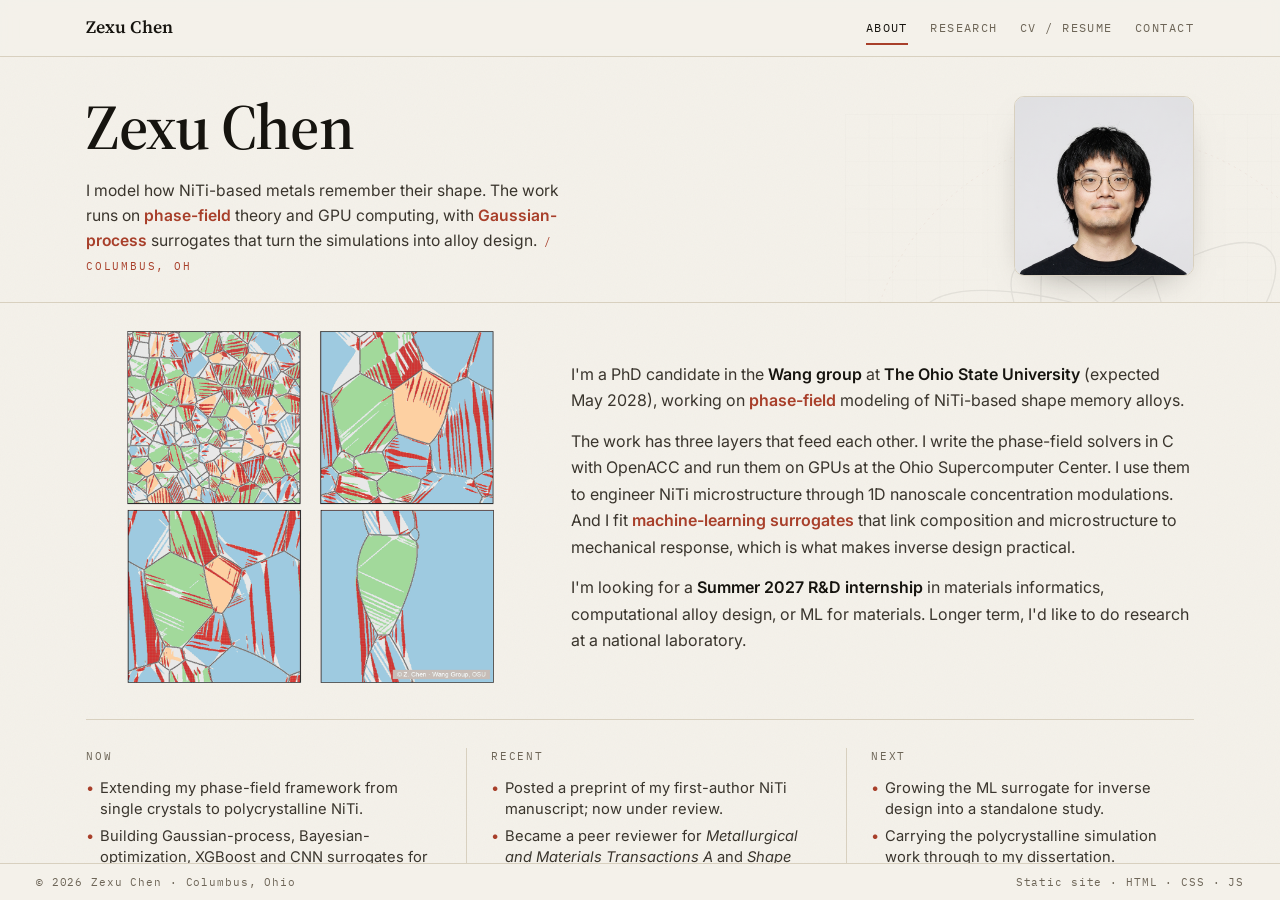
<file: index.html>
<!doctype html>
<html lang="en">
<head>
<meta charset="utf-8" />
<meta name="viewport" content="width=device-width, initial-scale=1" />
<title>Zexu Chen — Phase-Field, GPU & ML for Shape Memory Alloys</title>
<meta name="description" content="PhD candidate in Materials Science and Engineering at The Ohio State University (Wang Group). Phase-field modeling of NiTi shape memory alloys, GPU-accelerated HPC, and Gaussian-Process / Bayesian surrogates for inverse alloy design." />

<!-- Open Graph -->
<meta property="og:title" content="Zexu Chen — Computational Materials Science" />
<meta property="og:description" content="PhD candidate at OSU. NiTi phase-field, GPU/OpenACC, ML surrogates for alloy design." />
<meta property="og:type" content="website" />

<!-- Fonts are configured in config.js (SITE.fonts) and injected by main.js -->
<link rel="preconnect" href="https://fonts.googleapis.com">
<link rel="preconnect" href="https://fonts.gstatic.com" crossorigin>

<!-- Styles -->
<link rel="stylesheet" href="styles.css">

<!-- Config + behavior (config first; both deferred so they run after parse) -->
<script src="config.js" defer></script>
<script src="main.js" defer></script>
</head>
<body>

<!-- =========================================================== -->
<!-- NAV (tabs)                                                   -->
<!-- =========================================================== -->
<nav class="nav" aria-label="Primary">
  <div class="nav-inner">
    <a href="#about" class="brand">Zexu Chen</a>
    <button class="nav-toggle" aria-expanded="false" aria-controls="navlinks">Menu</button>
    <div class="nav-links" id="navlinks" role="tablist">
      <a role="tab" href="#about"    aria-controls="about"    aria-selected="false" tabindex="-1">About</a>
      <a role="tab" href="#research" aria-controls="research" aria-selected="false" tabindex="-1">Research</a>
      <a role="tab" href="#cv"       aria-controls="cv"       aria-selected="false" tabindex="-1">CV / Resume</a>
      <a role="tab" href="#contact"  aria-controls="contact"  aria-selected="false" tabindex="-1">Contact</a>
    </div>
  </div>
</nav>

<main class="main">

  <!-- =========================================================== -->
  <!-- ABOUT (hero + bio + now sidebar)                             -->
  <!-- =========================================================== -->
  <section id="about" class="panel" role="tabpanel">

    <div class="hero">
      <svg class="phase-art" viewBox="0 0 500 500" aria-hidden="true">
        <defs>
          <pattern id="grid" width="22" height="22" patternUnits="userSpaceOnUse">
            <path d="M 22 0 L 0 0 0 22" fill="none" stroke="#16140f" stroke-width="0.3"/>
          </pattern>
        </defs>
        <rect width="500" height="500" fill="url(#grid)"/>
        <g fill="none" stroke="#16140f" stroke-width="1.2">
          <ellipse cx="250" cy="250" rx="190" ry="60" transform="rotate(20 250 250)"/>
          <ellipse cx="250" cy="250" rx="190" ry="60" transform="rotate(-40 250 250)"/>
          <ellipse cx="250" cy="250" rx="190" ry="60" transform="rotate(80 250 250)"/>
          <ellipse cx="250" cy="250" rx="140" ry="42" transform="rotate(50 250 250)"/>
          <ellipse cx="250" cy="250" rx="90" ry="28" transform="rotate(-15 250 250)"/>
        </g>
        <circle cx="250" cy="250" r="230" fill="none" stroke="#a83f2a" stroke-width="0.8" stroke-dasharray="2 4"/>
      </svg>

      <div class="wrap hero-grid">
        <div class="hero-text">
          <h1>Zexu Chen</h1>
          <p class="hero-tag">
            I model how NiTi-based metals remember their shape. The work runs on
            <em>phase-field</em> theory and GPU computing, with <em>Gaussian-process</em>
            surrogates that turn the simulations into alloy design.
            <span class="accent">/ Columbus, OH</span>
          </p>
        </div>
        <div class="hero-photo">
          <img data-img="avatar" alt="Portrait of Zexu Chen" width="180" height="180" />
        </div>
      </div>
    </div>

    <div class="wrap">
      <div class="about-bio">
        <figure class="about-fig">
          <img data-img="aboutPoly" alt="Phase-field simulation of martensite microstructure in polycrystalline NiTi" width="1200" height="1153" />
        </figure>
        <div class="about-prose">
          <p>
            I'm a PhD candidate in the <strong>Wang group</strong> at <strong>The Ohio State University</strong>
            (expected May 2028), working on <em>phase-field</em> modeling of NiTi-based shape memory alloys.
          </p>
          <p>
            The work has three layers that feed each other. I write the phase-field solvers
            in C with OpenACC and run them on GPUs at the Ohio Supercomputer Center. I use
            them to engineer NiTi microstructure through 1D nanoscale concentration
            modulations. And I fit <em>machine-learning surrogates</em> that link composition
            and microstructure to mechanical response, which is what makes inverse design
            practical.
          </p>
          <p>
            I'm looking for a <strong>Summer 2027 R&amp;D internship</strong> in materials
            informatics, computational alloy design, or ML for materials. Longer term, I'd
            like to do research at a national laboratory.
          </p>
        </div>
      </div>
      <section class="now" aria-label="Current focus">
        <div class="now-col">
          <h3 class="now-label">Now</h3>
          <ul class="now-list">
            <li>Extending my phase-field framework from single crystals to polycrystalline NiTi.</li>
            <li>Building Gaussian-process, Bayesian-optimization, XGBoost and CNN surrogates for inverse alloy design.</li>
            <li>Modeling shear band control in layered metallic glass / crystalline composites with phase-field and STZ kinetic Monte Carlo, with Prof. Yue Fan (University of Michigan).</li>
            <li>Running large GPU simulation campaigns on OSC's Cardinal cluster.</li>
            <li>Seeking a Summer 2027 internship in materials informatics / ICME.</li>
          </ul>
        </div>
        <div class="now-col">
          <h3 class="now-label">Recent</h3>
          <ul class="now-list">
            <li>Posted a preprint of my first-author NiTi manuscript; now under review.</li>
            <li>Became a peer reviewer for <em>Metallurgical and Materials Transactions A</em> and <em>Shape Memory and Superelasticity</em>.</li>
            <li>Co-authored a paper on confinement effects on martensitic transformation in <em>Shape Memory and Superelasticity</em> (May 2026).</li>
            <li>Three talks accepted for TMS 2027.</li>
            <li>Presented at TMS 2026.</li>
            <li>Built lightweight MCP tooling to automate simulation-data extraction.</li>
          </ul>
        </div>
        <div class="now-col">
          <h3 class="now-label">Next</h3>
          <ul class="now-list">
            <li>Growing the ML surrogate for inverse design into a standalone study.</li>
            <li>Carrying the polycrystalline simulation work through to my dissertation.</li>
            <li>Graduating in May 2028.</li>
            <li>Moving toward a career in materials informatics / ICME.</li>
          </ul>
        </div>
      </section>
    </div>
  </section>

  <!-- =========================================================== -->
  <!-- RESEARCH (projects + publications)                           -->
  <!-- =========================================================== -->
  <section id="research" class="panel" role="tabpanel">
    <div class="wrap">

      <h3 class="subhead">Projects</h3>
      <div class="projects">

        <article class="project">
          <div class="project-thumb">
            <img data-img="projectModulation" alt="Phase-field simulation of a 1D concentration-modulated NiTi single crystal: composition profile, superelastic stress-strain curve, and martensite variant microstructures through loading and unloading" width="1200" height="1084" loading="lazy" />
          </div>
          <div class="project-num">01 / Lead — Preprint · Under review</div>
          <h3>Programming Mechanical Response of NiTi SMA via 1D Nanoscale Concentration Modulations</h3>
          <p>
            3D phase-field simulations of nanoscale composition waves, tuned so that NiTi
            gives the near-linear superelastic stress–strain response that biomedical
            devices and actuators need. I analyze habit-plane and twinning-plane formation in
            B19′ martensite using martensite crystallography and Khachaturyan
            microelasticity. A <em>Gaussian Process Regression</em> surrogate maps modulation
            parameters onto stress–strain behavior, which lets the design problem be run
            in reverse.
          </p>
          <div class="project-tags">
            <span class="tag">Phase-field</span>
            <span class="tag">C · OpenACC</span>
            <span class="tag">Micromechanics</span>
            <span class="tag">ML surrogate</span>
            <span class="tag">Inverse design</span>
          </div>
        </article>

        <article class="project">
          <div class="project-thumb">
            <img data-img="projectConfinement" alt="Phase-field results for soft and hard confinement effects on NiTi martensitic transformation" width="1278" height="728" loading="lazy" />
          </div>
          <div class="project-num">02 / Published 2026</div>
          <h3>Soft &amp; Hard Confinement Effects on Martensitic Transformation in NiTi</h3>
          <p>
            Phase-field study of how confinement by an amorphous matrix (soft) or a
            crystalline one (hard) changes the B2 → B19′ transformation in NiTi shape
            memory alloys. We show that amorphous–crystalline composite microstructures
            are one route to a linear superelastic response. Published in
            <em>Shape Memory and Superelasticity</em> (2026) with Sriram, Feng &amp; Wang.
          </p>
          <div class="project-tags">
            <span class="tag">Multi-phase field</span>
            <span class="tag">B2 → B19′</span>
            <span class="tag">Composite microstructure</span>
          </div>
        </article>

        <article class="project">
          <div class="project-thumb">
            <img data-img="projectNi4Ti3" alt="Phase-field simulation of precipitate microstructures in NiTi" width="6448" height="6708" loading="lazy" />
          </div>
          <div class="project-num">03</div>
          <h3>Taming Martensitic Transformation via Precipitate Engineering</h3>
          <p>
            Coupled diffusional and non-diffusional phase-field evolution with an explicit
            nucleation algorithm, used to follow precipitation in NiTi and the concentration
            field it leaves behind, and to ask what that field does to transformation behavior
            and mechanical stability.
            Written in C with OpenACC and run as large parametric SLURM campaigns on OSC.
          </p>
          <div class="project-tags">
            <span class="tag">Precipitation</span>
            <span class="tag">Phase-field</span>
            <span class="tag">GPU / OpenACC</span>
            <span class="tag">SLURM</span>
          </div>
        </article>

        <article class="project">
          <div class="project-thumb">
            <img data-img="projectSuperML" alt="Predicted versus actual electron-phonon coupling across feature sets" width="1926" height="980" loading="lazy" />
          </div>
          <div class="project-num">04</div>
          <h3>Predicting Superconducting λ and T<sub>c</sub> from Eliashberg Spectra</h3>
          <p>
            An XGBoost and Gaussian Process Regression pipeline that predicts λ and
            T<sub>c</sub> from α²F(ω) Eliashberg spectral functions, trained on
            a public dataset of DFT-validated superconductors. The spectral features are
            frequency-weighted to follow the Eliashberg integral rather than treating the
            spectrum as a generic vector, and the kernels are chosen to cope with its
            discontinuities. Benchmarks trade feature resolution off against generalization.
          </p>
          <div class="project-tags">
            <span class="tag">XGBoost · GPR</span>
            <span class="tag">Kernel design</span>
            <span class="tag">Eliashberg α²F</span>
            <span class="tag">Feature engineering</span>
          </div>
        </article>

        <article class="project">
          <div class="project-thumb">
            <img data-img="projectAgentMCP" alt="Workflow of an LLM agent connected through an MCP server for microstructure analysis" width="1598" height="1218" loading="lazy" />
          </div>
          <div class="project-num">05 / Concept — In Progress</div>
          <h3>Agentic AI &amp; MCP for Semantic Microstructure Analysis</h3>
          <p>
            A researcher-in-the-loop pipeline in which a multimodal LLM agent, reached
            through a <em>Model Context Protocol</em> (MCP) server, turns a stated goal into
            the operations that answer it: segmentation, feature extraction and filtering over
            simulation and microscopy data. The agent works out the rules and parameters
            itself, checks the result against what was asked for, revises when it misses, and
            hands back visual reports and segmentation maps.
          </p>
          <div class="project-tags">
            <span class="tag">MLLM agent</span>
            <span class="tag">MCP</span>
            <span class="tag">Microstructure analysis</span>
            <span class="tag">Segmentation</span>
            <span class="tag">Human-in-the-loop</span>
          </div>
        </article>

      </div>

      <h3 class="subhead with-gap">Publications</h3>
      <ol class="pub-list">

        <li>
          <div>
            <span class="pub-title">Programming Martensitic Transformation and Mechanical Response in NiTi Shape Memory Alloys through One-Dimensional Compositional Modulations</span>
            <div class="pub-authors"><b>Chen Z.</b>, Sriram H., Yu T., Feng L., Zhu J., Rajagopalan J. (ASU), Wang Y.</div>
            <div class="pub-venue">Under review at <em>Acta Materialia</em> · Preprint · 2026</div>
            <div class="pub-actions">
              <a href="https://doi.org/10.2139/ssrn.7302838" target="_blank" rel="noopener">Preprint DOI</a>
            </div>
          </div>
        </li>

        <li>
          <div>
            <span class="pub-title">Soft and Hard Confinement Effects on Martensitic Transformation in NiTi Shape Memory Alloys: Insights from Phase-Field Simulations</span>
            <div class="pub-authors">Sriram H., Feng L., <b>Chen Z.</b>, Wang Y.</div>
            <div class="pub-venue"><em>Shape Memory and Superelasticity</em> · 2026</div>
            <div class="pub-actions">
              <a href="https://doi.org/10.1007/s40830-026-00619-3" target="_blank" rel="noopener">DOI</a>
            </div>
          </div>
        </li>

        <li>
          <div>
            <span class="pub-title">Effect of Crystallite Size on the Low-Temperature Solid-Solid Phase Transformations in the WO₃ System</span>
            <div class="pub-authors">Abe O., Qiu Z., <b>Chen Z.</b>, Jinschek J.R., Gouma P.-I.</div>
            <div class="pub-venue"><em>Ceramics International</em> · 2021</div>
            <div class="pub-actions">
              <a href="https://doi.org/10.1016/j.ceramint.2021.08.254" target="_blank" rel="noopener">DOI</a>
            </div>
          </div>
        </li>

      </ol>
    </div>
  </section>

  <!-- =========================================================== -->
  <!-- CV (education + teaching + methods + download)               -->
  <!-- =========================================================== -->
  <section id="cv" class="panel" role="tabpanel">
    <div class="wrap">

      <div class="cv-grid">
        <div>
          <h3 class="subhead">Education</h3>
          <div class="timeline">
            <div class="tl-item">
              <div class="tl-date">2022—2028</div>
              <div class="tl-body">
                <h4>Ph.D., Materials Science &amp; Engineering</h4>
                <div class="where">The Ohio State University · Wang Group</div>
                <div class="detail">Advisor: Prof. Yunzhi Wang. Phase-field modeling of NiTi shape memory alloys, GPU/HPC, and ML surrogates for inverse alloy design.</div>
              </div>
            </div>
            <div class="tl-item">
              <div class="tl-date">2025</div>
              <div class="tl-body">
                <h4>M.S., Materials Science &amp; Engineering</h4>
                <div class="where">The Ohio State University · Earned en route to Ph.D.</div>
                <div class="detail">Coursework: Structure &amp; Defects in Materials · Diffusion &amp; Interface Kinetics · Thermodynamics of Materials.</div>
              </div>
            </div>
            <div class="tl-item">
              <div class="tl-date">2017—2022</div>
              <div class="tl-body">
                <h4>B.Sc., Materials Science &amp; Engineering</h4>
                <div class="where">Sichuan University / The Ohio State University</div>
                <div class="detail">Joint undergraduate program.</div>
              </div>
            </div>
          </div>
        </div>

        <div>
          <h3 class="subhead">Service</h3>
          <div class="timeline">
            <div class="tl-item">
              <div class="tl-date">2026—Present</div>
              <div class="tl-body">
                <h4>Journal Reviewer</h4>
                <div class="where"><em>Metallurgical and Materials Transactions A</em> · TMS / ASM International / Springer</div>
              </div>
            </div>
            <div class="tl-item">
              <div class="tl-date">2026—Present</div>
              <div class="tl-body">
                <h4>Journal Reviewer</h4>
                <div class="where"><em>Shape Memory and Superelasticity</em> · ASM International / Springer</div>
              </div>
            </div>
          </div>
        </div>

        <div>
          <h3 class="subhead">Teaching</h3>
          <div class="timeline">
            <div class="tl-item">
              <div class="tl-date">2023—2024</div>
              <div class="tl-body">
                <h4>Graduate Teaching Assistant</h4>
                <div class="where">The Ohio State University</div>
                <div class="detail">Introduction to Engineering Materials &amp; Modeling and Simulation Lab II. ~40 students per course; recitations, office hours, grading.</div>
              </div>
            </div>
          </div>
        </div>
      </div>

      <h3 class="subhead with-gap">Conferences</h3>
      <ul class="conf-list">
        <li class="conf-item">
          <span class="conf-date">Mar 2027</span>
          <span class="conf-venue">TMS 2027 (accepted)</span>
          <span class="conf-kind">Oral</span>
          <span class="conf-title">Dilute Compositional Modulation as a Design Lever for Martensitic Transformation in NiTi Shape Memory Alloys.</span>
        </li>
        <li class="conf-item">
          <span class="conf-date">Mar 2027</span>
          <span class="conf-venue">TMS 2027 (accepted)</span>
          <span class="conf-kind">Oral</span>
          <span class="conf-title">Coupling Grain Structure and Compositional Gradients to Control Variant Selection in Polycrystalline NiTi.</span>
        </li>
        <li class="conf-item">
          <span class="conf-date">Mar 2027</span>
          <span class="conf-venue">TMS 2027 (accepted)</span>
          <span class="conf-kind">Oral</span>
          <span class="conf-title">AI-Enabled Inverse Design of Superelastic Materials through Phase-Field Simulations and Machine Learning.</span>
        </li>
        <li class="conf-item">
          <span class="conf-date">Mar 2026</span>
          <span class="conf-venue">TMS Annual Meeting</span>
          <span class="conf-kind">Poster</span>
          <span class="conf-title">Tailoring Superelastic Behavior in NiTi SMAs via 1D Compositional Modulation: A Calibrated Phase-Field Framework.</span>
        </li>
        <li class="conf-item">
          <span class="conf-date">Oct 2025</span>
          <span class="conf-venue">MS&amp;T 2025</span>
          <span class="conf-kind">Oral</span>
          <span class="conf-title">Tailoring Mechanical Properties of NiTi Shape Memory Alloys Through Key Parameters in One-Dimensional Compositional Modulation.</span>
        </li>
        <li class="conf-item">
          <span class="conf-date">Mar 2025</span>
          <span class="conf-venue">TMS Annual Meeting</span>
          <span class="conf-kind">Poster</span>
          <span class="conf-title">Regulating Stress–Strain Behavior of NiTi Shape Memory Alloys via 1D Nanoscale Concentration Modulations.</span>
        </li>
        <li class="conf-item">
          <span class="conf-date">Oct 2023</span>
          <span class="conf-venue">MS&amp;T 2023</span>
          <span class="conf-kind">Oral</span>
          <span class="conf-title">Fine-tuning Superelastic Behavior of NiTi SMAs via Nanoscale Concentration Modulation Created by Ni<sub>4</sub>Ti<sub>3</sub> Nanoprecipitate Dissolution.</span>
        </li>
      </ul>

      <h3 class="subhead with-gap">Methods</h3>
      <div class="skill-grid">
        <div class="skill-col">
          <h4>Simulation</h4>
          <ul>
            <li>Phase-field (Allen–Cahn, Cahn–Hilliard, multiphase-field)</li>
            <li>Khachaturyan microelasticity</li>
            <li>CALPHAD thermodynamics (Thermo-Calc)</li>
            <li>Molecular Dynamics · LAMMPS</li>
            <li>STZ kinetic Monte Carlo · COMSOL</li>
          </ul>
        </div>
        <div class="skill-col">
          <h4>HPC &amp; Code</h4>
          <ul>
            <li>C · Python · MATLAB · Fortran · Bash</li>
            <li>GPU acceleration (CUDA · OpenACC)</li>
            <li>SLURM · Linux · Git</li>
            <li>Ohio Supercomputer Center</li>
          </ul>
        </div>
        <div class="skill-col">
          <h4>Machine Learning</h4>
          <ul>
            <li>Gaussian Process Regression</li>
            <li>Bayesian optimization</li>
            <li>LASSO &amp; sparse regression</li>
            <li>XGBoost · CNNs</li>
            <li>Generative models (cVAE · VAE-GAN)</li>
            <li>PyTorch · scikit-learn · PINNs</li>
          </ul>
        </div>
        <div class="skill-col">
          <h4>Materials &amp; Data</h4>
          <ul>
            <li>NiTi shape memory alloys</li>
            <li>Martensitic transformation · ICME</li>
            <li>Materials informatics</li>
            <li>ParaView · OVITO · PyVista</li>
            <li>JupyterLab · MATLAB plotting</li>
          </ul>
        </div>
      </div>

      <div class="cv-downloads">
        <a class="cv-download" data-link="cv" download>Download CV (PDF)</a>
        <a class="cv-download" data-link="resume" download>Download Resume (PDF)</a>
      </div>
    </div>
  </section>

  <!-- =========================================================== -->
  <!-- CONTACT                                                      -->
  <!-- =========================================================== -->
  <section id="contact" class="panel" role="tabpanel">
    <div class="wrap contact-grid">
      <div>
        <h2 class="contact-lead">Get in touch.</h2>
        <p class="contact-note">
          Open to Summer 2027 R&amp;D internships and research collaborations in
          materials informatics, computational alloy design, and ML for materials.
        </p>
        <a class="email-link" data-link="email"></a>
        <a class="email-link" data-link="email2"></a>
      </div>
      <nav class="social" aria-label="Elsewhere">
        <a data-link="orcid"    target="_blank" rel="noopener">ORCID</a>
        <a data-link="scopus"   target="_blank" rel="noopener">Scopus</a>
        <a data-link="scholar"  target="_blank" rel="noopener">Google Scholar</a>
        <a data-link="linkedin" target="_blank" rel="noopener">LinkedIn</a>
        <a data-link="github"   target="_blank" rel="noopener">GitHub</a>
      </nav>
    </div>
  </section>

</main>

<footer class="foot">
  <span>© <span id="yr"></span> Zexu Chen · Columbus, Ohio</span>
  <span>Static site · HTML · CSS · JS</span>
</footer>

</body>
</html>
</file>
<file: styles.css>
/* ===========================================================================
   Zexu Chen — personal site styles
   ---------------------------------------------------------------------------
   Quick-edit guide:
   - Colors / spacing tokens ...... :root below
   - Fonts (which families load) ... config.js  (SITE.fonts) — applied by main.js
   - Images / links / CV ........... config.js  (SITE.images / SITE.links)
   The font stacks in :root are no-JS fallbacks (system fonts only); config.js
   overrides them with the web fonts once main.js runs.

   Layout: tab-style SPA. body is a flex column of fixed height; .main holds
   the panels and is the only scrolling region; only the active panel is shown.
   =========================================================================== */

:root {
  --paper:      #f4f1ea;
  --paper-2:    #ebe6dc;
  --ink:        #16140f;
  --ink-soft:   #3a352d;
  --muted:      #6d6557;
  --rule:       #d8d0bf;
  --accent:     #a83f2a;
  --accent-dim: #c66848;
  --steel:      #2a3f4a;

  /* Fallback font stacks — real fonts configured in config.js (SITE.fonts) */
  --serif: "Iowan Old Style", Georgia, "Times New Roman", serif;
  --sans:  -apple-system, BlinkMacSystemFont, "Helvetica Neue", Arial, sans-serif;
  --mono:  "SF Mono", Menlo, ui-monospace, monospace;

  --max:    1180px;
  --gutter: clamp(1rem, 3vw, 2.25rem);
  --nav-h:  56px;
}

* { box-sizing: border-box; }
html, body { height: 100%; }

body {
  margin: 0;
  background: var(--paper);
  color: var(--ink);
  font-family: var(--sans);
  font-size: 15px;
  line-height: 1.55;
  font-weight: 400;
  -webkit-font-smoothing: antialiased;
  text-rendering: optimizeLegibility;
  display: flex;
  flex-direction: column;
  overflow: hidden;            /* scrolling happens inside .main only */
}

/* Subtle paper grain via SVG noise */
body::before {
  content: "";
  position: fixed;
  inset: 0;
  pointer-events: none;
  z-index: 1;
  opacity: 0.035;
  background-image: url("data:image/svg+xml;utf8,<svg xmlns='http://www.w3.org/2000/svg' width='220' height='220'><filter id='n'><feTurbulence type='fractalNoise' baseFrequency='0.9' numOctaves='2' stitchTiles='stitch'/></filter><rect width='100%25' height='100%25' filter='url(%23n)'/></svg>");
  mix-blend-mode: multiply;
}

a {
  color: var(--ink);
  text-decoration: none;
  border-bottom: 1px solid var(--rule);
  transition: border-color .2s, color .2s;
}
a:hover { color: var(--accent); border-bottom-color: var(--accent); }

/* ---------- Top nav (tabs live here) ---------- */
.nav {
  flex: none;
  background: color-mix(in srgb, var(--paper) 92%, transparent);
  backdrop-filter: saturate(1.2) blur(8px);
  -webkit-backdrop-filter: saturate(1.2) blur(8px);
  border-bottom: 1px solid var(--rule);
  z-index: 50;
}
.nav-inner {
  max-width: var(--max);
  margin: 0 auto;
  padding: 0 var(--gutter);
  height: var(--nav-h);
  display: flex;
  align-items: center;
  justify-content: space-between;
  gap: 1.5rem;
}
.brand {
  font-family: var(--serif);
  font-size: 1.1rem;
  font-weight: 600;
  letter-spacing: 0.005em;
  border: none;
}
.brand .dot { color: var(--accent); }

.nav-links {
  display: flex;
  gap: 1.4rem;
  font-family: var(--mono);
  font-size: 0.74rem;
  text-transform: uppercase;
  letter-spacing: 0.12em;
}
.nav-links a {
  border: none;
  color: var(--muted);
  position: relative;
  padding: 0.35rem 0;
}
.nav-links a:hover { color: var(--ink); }
.nav-links a.active { color: var(--ink); }
.nav-links a.active::after {
  content: "";
  position: absolute;
  left: 0; right: 0; bottom: -2px;
  height: 2px;
  background: var(--accent);
}

.nav-toggle {
  display: none;
  background: none;
  border: none;
  font-family: var(--mono);
  font-size: 0.74rem;
  letter-spacing: 0.12em;
  text-transform: uppercase;
  cursor: pointer;
  color: var(--ink);
}
@media (max-width: 760px) {
  .nav-links {
    display: none;
    position: absolute;
    top: var(--nav-h);
    left: 0; right: 0;
    flex-direction: column;
    gap: 0;
    background: var(--paper);
    border-bottom: 1px solid var(--rule);
    padding: 0.5rem var(--gutter);
  }
  .nav-links.open { display: flex; }
  .nav-links a { padding: 0.6rem 0; border-bottom: 1px solid var(--rule); }
  .nav-links a:last-child { border-bottom: none; }
  .nav-links a.active::after { display: none; }
  .nav-toggle { display: block; }
}

/* ---------- Main (scroll region) + panels ---------- */
.main {
  flex: 1;
  overflow-y: auto;
  overflow-x: hidden;
  min-height: 0;
  position: relative;
  z-index: 2;
}
.wrap {
  max-width: var(--max);
  margin: 0 auto;
  padding: 0 var(--gutter);
}
.panel {
  padding: clamp(1.25rem, 3vw, 2.25rem) 0;
  animation: panel-in .35s cubic-bezier(.2,.7,.2,1);
}
.panel[hidden] { display: none; }
@keyframes panel-in {
  from { opacity: 0; transform: translateY(8px); }
  to   { opacity: 1; transform: translateY(0); }
}

/* ---------- Hero (sits at top of the About panel) ---------- */
.hero {
  position: relative;
  overflow: hidden;
  padding-bottom: clamp(1rem, 2vw, 1.5rem);
  margin-bottom: clamp(1.25rem, 2.5vw, 1.75rem);
  border-bottom: 1px solid var(--rule);
}
.hero-grid {
  position: relative;
  z-index: 1;
  display: grid;
  grid-template-columns: 1fr;
  gap: clamp(1.5rem, 4vw, 2.5rem);
  align-items: center;
}
@media (min-width: 760px) {
  .hero-grid { grid-template-columns: 1.55fr 0.65fr; }
}
.hero h1 {
  font-family: var(--serif);
  font-weight: 600;
  font-size: clamp(2.2rem, 6vw, 4rem);
  line-height: 1.05;
  letter-spacing: -0.02em;
  margin: 0 0 1.1rem;
  white-space: nowrap;
}
.hero h1 .period { color: var(--accent); }

.hero-meta {
  font-family: var(--mono);
  font-size: 0.75rem;
  text-transform: uppercase;
  letter-spacing: 0.16em;
  color: var(--muted);
  margin-bottom: 1rem;
}
.hero-tag {
  font-family: var(--sans);
  font-size: clamp(0.98rem, 1.1vw, 1.05rem);
  color: var(--ink-soft);
  line-height: 1.6;
  max-width: 50ch;
  margin: 0;
}
.hero-tag em { color: var(--accent); font-style: normal; font-weight: 600; }
.hero-tag .accent {
  color: var(--accent); font-family: var(--mono); font-size: 0.72em;
  letter-spacing: 0.16em; text-transform: uppercase;
  padding: 0 0.3em; vertical-align: 0.08em;
}

.hero-photo { display: flex; justify-content: flex-start; }
@media (min-width: 760px) { .hero-photo { justify-content: flex-end; } }
.hero-photo img {
  width: 100%;
  max-width: 180px;
  aspect-ratio: 1 / 1;
  object-fit: cover;
  border-radius: 10px;
  border: 1px solid var(--rule);
  box-shadow: 0 14px 36px -22px rgba(22,20,15,0.55);
}

/* Decorative phase-field SVG behind hero */
.phase-art {
  position: absolute;
  right: -8%;
  top: 10%;
  width: 42%;
  max-width: 540px;
  opacity: 0.07;
  z-index: 0;
  pointer-events: none;
}
@media (max-width: 760px) {
  .phase-art { right: -25%; top: 5%; width: 110%; opacity: 0.05; }
}

/* ---------- About ---------- */
.about-bio {
  display: grid;
  grid-template-columns: 1fr;
  gap: clamp(1.25rem, 3vw, 2.25rem);
}
@media (min-width: 760px) {
  .about-bio {
    grid-template-columns: minmax(0, 0.72fr) minmax(0, 1fr);
    align-items: center;
  }
  /* Cap the figure so it tracks the height of the prose beside it */
  .about-fig img { max-height: 22rem; object-fit: contain; }
}
.about-fig { margin: 0; }
.about-fig img {
  display: block;
  width: 100%;
  height: auto;
}
.about-bio p {
  font-family: var(--sans);
  font-size: 1rem;
  line-height: 1.65;
  color: var(--ink-soft);
  margin: 0 0 0.9rem;
}
.about-bio p:last-child { margin-bottom: 0; }
.about-bio p em { font-style: normal; color: var(--accent); font-weight: 600; }
.about-bio strong { font-weight: 600; color: var(--ink); }

.now {
  margin-top: clamp(1.5rem, 3vw, 2.25rem);
  padding-top: clamp(1.25rem, 2.5vw, 1.75rem);
  border-top: 1px solid var(--rule);
  display: grid;
  grid-template-columns: 1fr;
  gap: clamp(1.25rem, 3vw, 2rem);
}
@media (min-width: 760px) {
  .now { grid-template-columns: repeat(3, 1fr); }
  .now-col + .now-col {
    border-left: 1px solid var(--rule);
    padding-left: clamp(1rem, 2vw, 1.5rem);
  }
}
.now-label {
  font-family: var(--mono);
  font-size: 0.7rem;
  letter-spacing: 0.16em;
  text-transform: uppercase;
  color: var(--muted);
  font-weight: 400;
  margin: 0 0 0.75rem;
}
.now-list {
  color: var(--ink-soft);
  font-size: 0.92rem;
  list-style: none;
  margin: 0;
  padding: 0;
}
.now-list li {
  position: relative;
  padding-left: 0.9rem;
  margin-bottom: 0.35rem;
  line-height: 1.45;
}
.now-list li:last-child { margin-bottom: 0; }
.now-list li::before {
  content: "\2022";
  position: absolute;
  left: 0;
  color: var(--accent);
}

/* ---------- Work / Projects ---------- */
/* Masonry: fixed-width columns, cards keep their natural height. CSS multicol
   rather than grid, so cards pack against each other instead of aligning to
   shared rows. Note this fills column-major — the browser balances the two
   column heights, so 01-05 read down the left column, then the right. */
.projects {
  columns: 1;
  column-gap: clamp(1rem, 2vw, 1.5rem);
}
@media (min-width: 760px) {
  .projects { columns: 2; }
}
.project {
  position: relative;
  padding: 1.25rem;
  background: var(--paper-2);
  border: 1px solid var(--rule);
  display: flex;
  flex-direction: column;
  gap: 0.7rem;
  break-inside: avoid;
  -webkit-column-break-inside: avoid;   /* older Safari */
  margin-bottom: clamp(1rem, 2vw, 1.5rem);
  transition: transform .3s cubic-bezier(.2,.7,.2,1), border-color .2s, box-shadow .2s;
}
.project:hover {
  transform: translateY(-3px);
  border-color: var(--accent);
  box-shadow: 0 14px 30px -22px rgba(168,63,42,0.45);
}
.project-num {
  font-family: var(--mono);
  font-size: 0.68rem;
  letter-spacing: 0.18em;
  color: var(--accent);
}
.project h3 {
  font-family: var(--serif);
  font-weight: 600;
  font-size: 1.1rem;
  line-height: 1.25;
  margin: 0;
  letter-spacing: -0.005em;
}
.project p {
  font-size: 0.88rem;
  color: var(--ink-soft);
  margin: 0;
  flex: 1;
  line-height: 1.55;
}

/* Project thumbnail — bleeds to card edges, natural aspect ratio.
   No height cap: the figure gets the full card width, and the card grows to
   fit it. This is what makes the near-square figures legible. */
.project-thumb {
  margin: -1.25rem -1.25rem 0;
  background: var(--paper);
  border-bottom: 1px solid var(--rule);
  overflow: hidden;
}
.project-thumb img {
  width: 100%;
  height: auto;
  display: block;
}

.project-tags {
  display: flex;
  flex-wrap: wrap;
  gap: 0.35rem;
  margin-top: 0.25rem;
}
.tag {
  font-family: var(--mono);
  font-size: 0.66rem;
  letter-spacing: 0.08em;
  text-transform: uppercase;
  padding: 0.2rem 0.45rem;
  background: var(--paper);
  border: 1px solid var(--rule);
  color: var(--muted);
}

/* Featured project — spans full width */
.project.featured {
  grid-column: 1 / -1;
  display: grid;
  grid-template-columns: 1fr;
  gap: 1.25rem;
  background: var(--ink);
  color: var(--paper);
  border-color: var(--ink);
  padding: 1.5rem;
}
@media (min-width: 760px) {
  .project.featured { grid-template-columns: 1.3fr 1fr; }
}
.project.featured .project-num { color: var(--accent-dim); }
.project.featured h3 { color: var(--paper); font-size: 1.2rem; }
.project.featured p { color: color-mix(in srgb, var(--paper) 80%, transparent); }
.project.featured .tag {
  background: transparent;
  border-color: color-mix(in srgb, var(--paper) 25%, transparent);
  color: color-mix(in srgb, var(--paper) 75%, transparent);
}
.project.featured:hover { border-color: var(--accent); }

.featured-vis {
  display: flex;
  align-items: center;
  justify-content: center;
  min-height: 160px;
}
.featured-vis img {
  width: 100%;
  height: auto;
  max-height: 240px;
  object-fit: contain;
  border-radius: 6px;
  background: color-mix(in srgb, var(--paper) 96%, transparent);
  border: 1px solid color-mix(in srgb, var(--paper) 18%, transparent);
}

/* ---------- Publications ---------- */
.pub-list {
  list-style: none;
  padding: 0;
  margin: 0;
  counter-reset: pub;
}
.pub-list li {
  counter-increment: pub;
  display: grid;
  grid-template-columns: 2.5rem 1fr;
  gap: 0.9rem;
  padding: 1rem 0;
  border-bottom: 1px solid var(--rule);
}
.pub-list li::before {
  content: counter(pub, decimal-leading-zero);
  font-family: var(--mono);
  font-size: 0.74rem;
  color: var(--accent);
  letter-spacing: 0.1em;
  padding-top: 0.2rem;
}
.pub-list li:last-child { border-bottom: none; }
.pub-title {
  font-family: var(--serif);
  font-weight: 600;
  font-size: 1rem;
  line-height: 1.4;
  color: var(--ink);
  display: block;
  margin-bottom: 0.3rem;
}
.pub-authors {
  font-size: 0.88rem;
  color: var(--ink-soft);
  margin-bottom: 0.2rem;
}
.pub-authors b { color: var(--accent); font-weight: 500; }
.pub-venue {
  font-family: var(--mono);
  font-size: 0.74rem;
  color: var(--muted);
  letter-spacing: 0.04em;
}
.pub-venue em { color: var(--ink-soft); font-style: italic; }
.pub-actions { margin-top: 0.4rem; display: flex; gap: 1rem; }
.pub-actions a {
  font-family: var(--mono);
  font-size: 0.7rem;
  letter-spacing: 0.12em;
  text-transform: uppercase;
  color: var(--accent);
  border-bottom-color: var(--accent-dim);
}

/* ---------- CV / two-column ---------- */
.cv-grid {
  display: grid;
  grid-template-columns: 1fr;
  gap: clamp(1.5rem, 3vw, 2.5rem);
}
@media (min-width: 760px) { .cv-grid { grid-template-columns: 1.15fr 1fr 1fr; } }

/* Conferences — compact one-line-per-entry list, grows without skewing layout */
.conf-list { list-style: none; margin: 0; padding: 0; }
.conf-item {
  display: grid;
  grid-template-columns: 1fr;
  gap: 0.2rem;
  padding: 0.7rem 0;
  border-bottom: 1px dotted var(--rule);
}
.conf-item:last-child { border-bottom: none; }
@media (min-width: 760px) {
  .conf-item {
    grid-template-columns: 6.5rem 11rem 4.5rem 1fr;
    gap: 1rem;
    align-items: baseline;
  }
}
.conf-date {
  font-family: var(--mono);
  font-size: 0.7rem;
  letter-spacing: 0.14em;
  text-transform: uppercase;
  color: var(--muted);
}
.conf-venue { font-weight: 600; color: var(--ink); font-size: 0.92rem; }
.conf-kind {
  font-family: var(--mono);
  font-size: 0.68rem;
  letter-spacing: 0.1em;
  text-transform: uppercase;
  color: var(--accent);
}
.conf-title { color: var(--ink-soft); font-size: 0.9rem; line-height: 1.45; }

.timeline { display: flex; flex-direction: column; gap: 1rem; }
.tl-item {
  display: grid;
  grid-template-columns: 4.5rem 1fr;
  gap: 1rem;
}
.tl-date {
  font-family: var(--mono);
  font-size: 0.74rem;
  color: var(--muted);
  padding-top: 0.15rem;
  letter-spacing: 0.04em;
}
.tl-body h4 {
  font-family: var(--serif);
  font-size: 1rem;
  font-weight: 600;
  margin: 0 0 0.15rem;
  letter-spacing: -0.005em;
}
.tl-body .where {
  font-size: 0.88rem;
  color: var(--ink-soft);
  margin-bottom: 0.25rem;
}
.tl-body .detail {
  font-size: 0.86rem;
  color: var(--muted);
  line-height: 1.5;
}

.subhead {
  font-family: var(--mono);
  font-size: 0.7rem;
  letter-spacing: 0.18em;
  text-transform: uppercase;
  color: var(--ink);
  margin: 0 0 1rem;
  padding-bottom: 0.55rem;
  border-bottom: 1px solid var(--rule);
}
/* Use when a subhead introduces a second/later block inside the same panel */
.subhead.with-gap { margin-top: clamp(1.5rem, 3vw, 2rem); }

/* CV / Resume download buttons (end of the CV panel) */
.cv-downloads {
  display: flex;
  flex-wrap: wrap;
  gap: 0.6rem;
  margin-top: clamp(1.25rem, 2.5vw, 1.75rem);
}
.cv-download {
  display: inline-flex;
  align-items: center;
  gap: 0.5rem;
  padding: 0.55rem 0.95rem;
  font-family: var(--mono);
  font-size: 0.74rem;
  letter-spacing: 0.12em;
  text-transform: uppercase;
  color: var(--paper);
  background: var(--ink);
  border: 1px solid var(--ink);
  border-bottom-color: var(--ink);
  transition: background .2s, border-color .2s, color .2s;
}
.cv-download:hover {
  background: var(--accent);
  border-color: var(--accent);
  border-bottom-color: var(--accent);
  color: var(--paper);
}
.cv-download::after { content: "\2193"; font-family: var(--serif); }

/* ---------- Skills ---------- */
.skill-grid {
  display: grid;
  grid-template-columns: 1fr;
  gap: 1.25rem;
}
@media (min-width: 720px) { .skill-grid { grid-template-columns: repeat(2, 1fr); } }
@media (min-width: 1000px) { .skill-grid { grid-template-columns: repeat(4, 1fr); } }

.skill-col h4 {
  font-family: var(--mono);
  font-size: 0.7rem;
  letter-spacing: 0.18em;
  text-transform: uppercase;
  color: var(--accent);
  margin: 0 0 0.7rem;
}
.skill-col ul { list-style: none; padding: 0; margin: 0; }
.skill-col li {
  font-family: var(--sans);
  font-size: 0.9rem;
  line-height: 1.55;
  padding: 0.15rem 0;
  color: var(--ink-soft);
}

/* ---------- Contact ---------- */
.contact-grid {
  display: grid;
  grid-template-columns: 1fr;
  gap: clamp(1.5rem, 4vw, 3rem);
  max-width: 760px;
}
@media (min-width: 760px) { .contact-grid { grid-template-columns: 1.2fr 1fr; align-items: start; } }

.contact-lead {
  font-family: var(--serif);
  font-weight: 600;
  font-size: clamp(1.4rem, 2.6vw, 1.9rem);
  line-height: 1.2;
  margin: 0 0 0.6rem;
  letter-spacing: -0.01em;
}
.contact-note {
  font-size: 0.95rem;
  color: var(--ink-soft);
  margin: 0 0 1rem;
  max-width: 42ch;
}
.email-link {
  display: block;
  width: fit-content;
  margin-top: 0.25rem;
  font-family: var(--sans);
  font-weight: 500;
  font-size: 1.05rem;
  color: var(--accent);
  border-bottom: 1px solid var(--accent-dim);
}
.email-link::after { content: " \2192"; }

.social {
  display: flex;
  flex-direction: column;
  gap: 0.5rem;
}
.social a {
  font-family: var(--mono);
  font-size: 0.82rem;
  letter-spacing: 0.05em;
  border: none;
  display: flex;
  justify-content: space-between;
  padding: 0.55rem 0;
  border-bottom: 1px dotted var(--rule);
  color: var(--ink-soft);
}
.social a::after {
  content: "→";
  font-family: var(--serif);
  transition: transform .25s;
  color: var(--accent);
}
.social a:hover { color: var(--accent); }
.social a:hover::after { transform: translateX(3px); }

/* ---------- Footer (always visible at bottom) ---------- */
.foot {
  flex: none;
  border-top: 1px solid var(--rule);
  padding: 0.6rem var(--gutter);
  display: flex;
  justify-content: space-between;
  flex-wrap: wrap;
  gap: 0.5rem;
  font-family: var(--mono);
  font-size: 0.68rem;
  letter-spacing: 0.08em;
  color: var(--muted);
  background: var(--paper);
  z-index: 3;
}

::selection { background: var(--accent); color: var(--paper); }

@media (prefers-reduced-motion: reduce) {
  *, *::before, *::after {
    animation-duration: 0.01ms !important;
    animation-iteration-count: 1 !important;
    transition-duration: 0.01ms !important;
    scroll-behavior: auto !important;
  }
}
</file>
